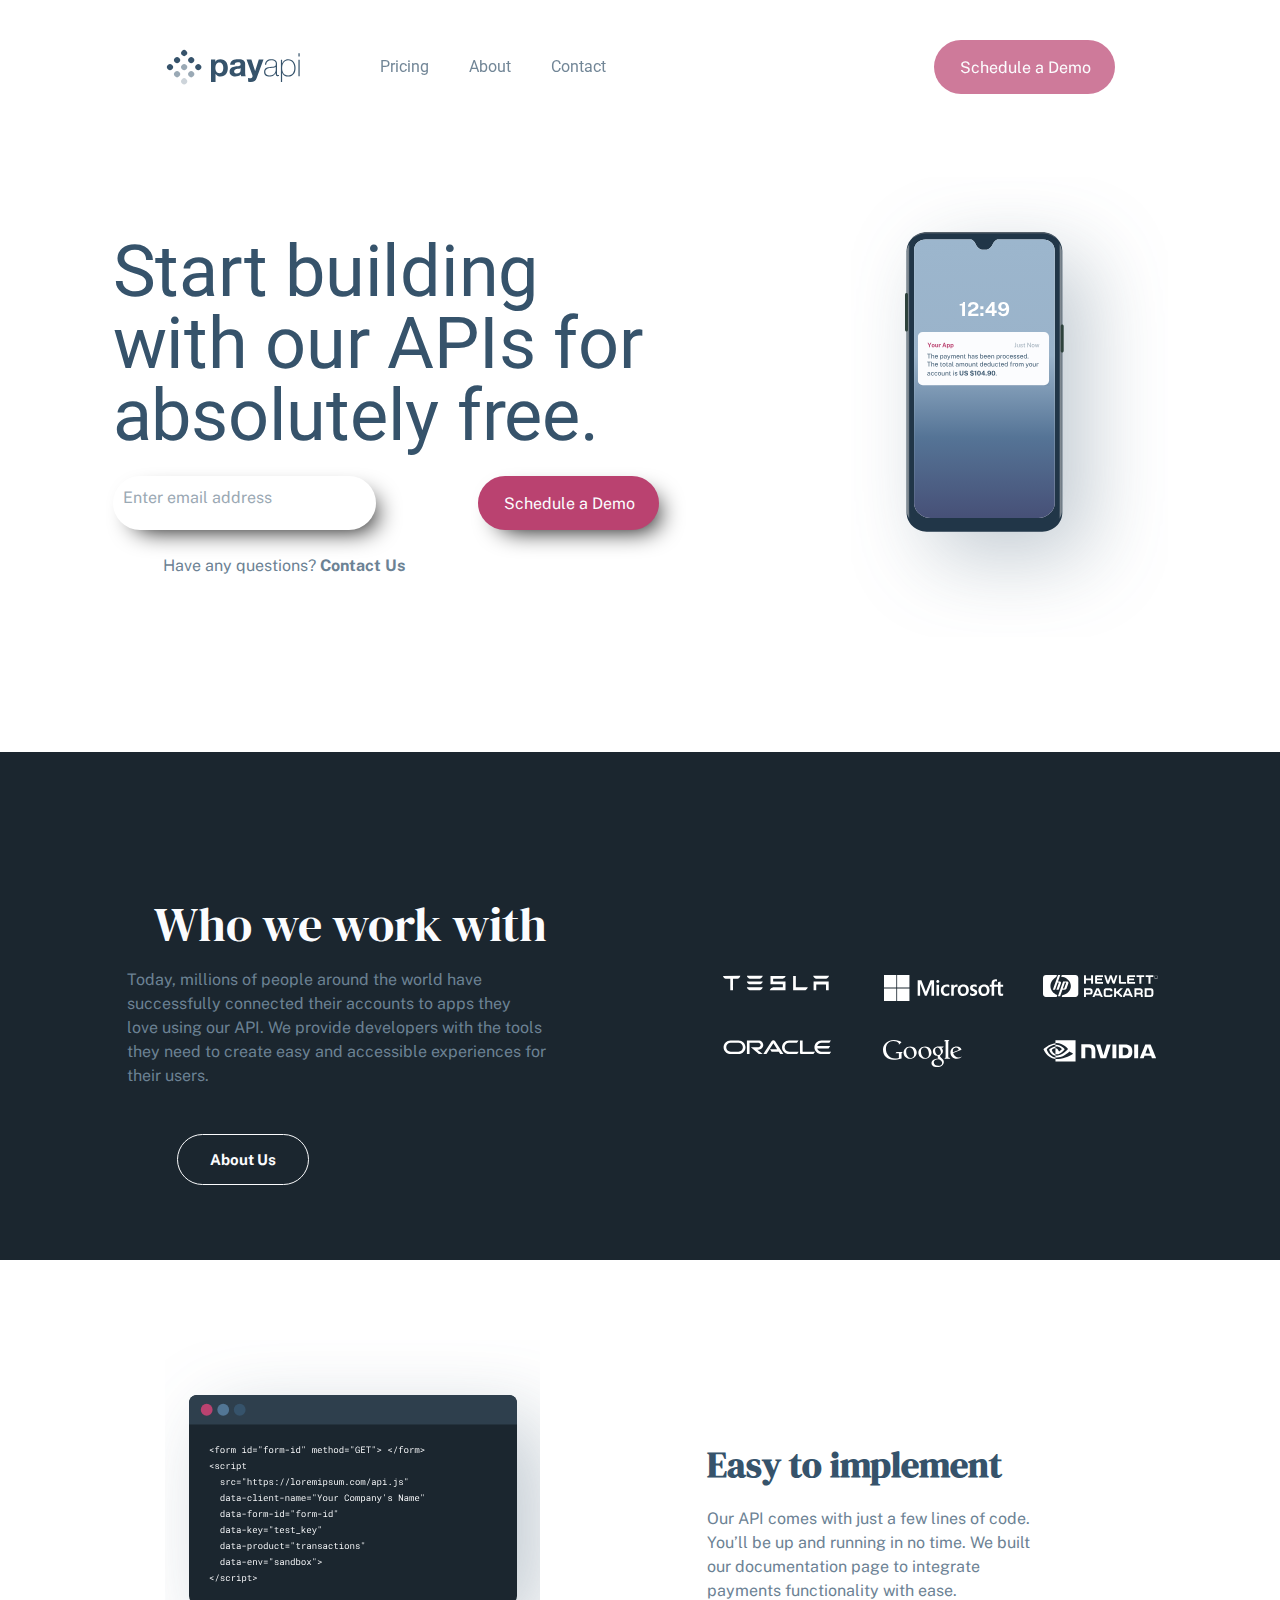
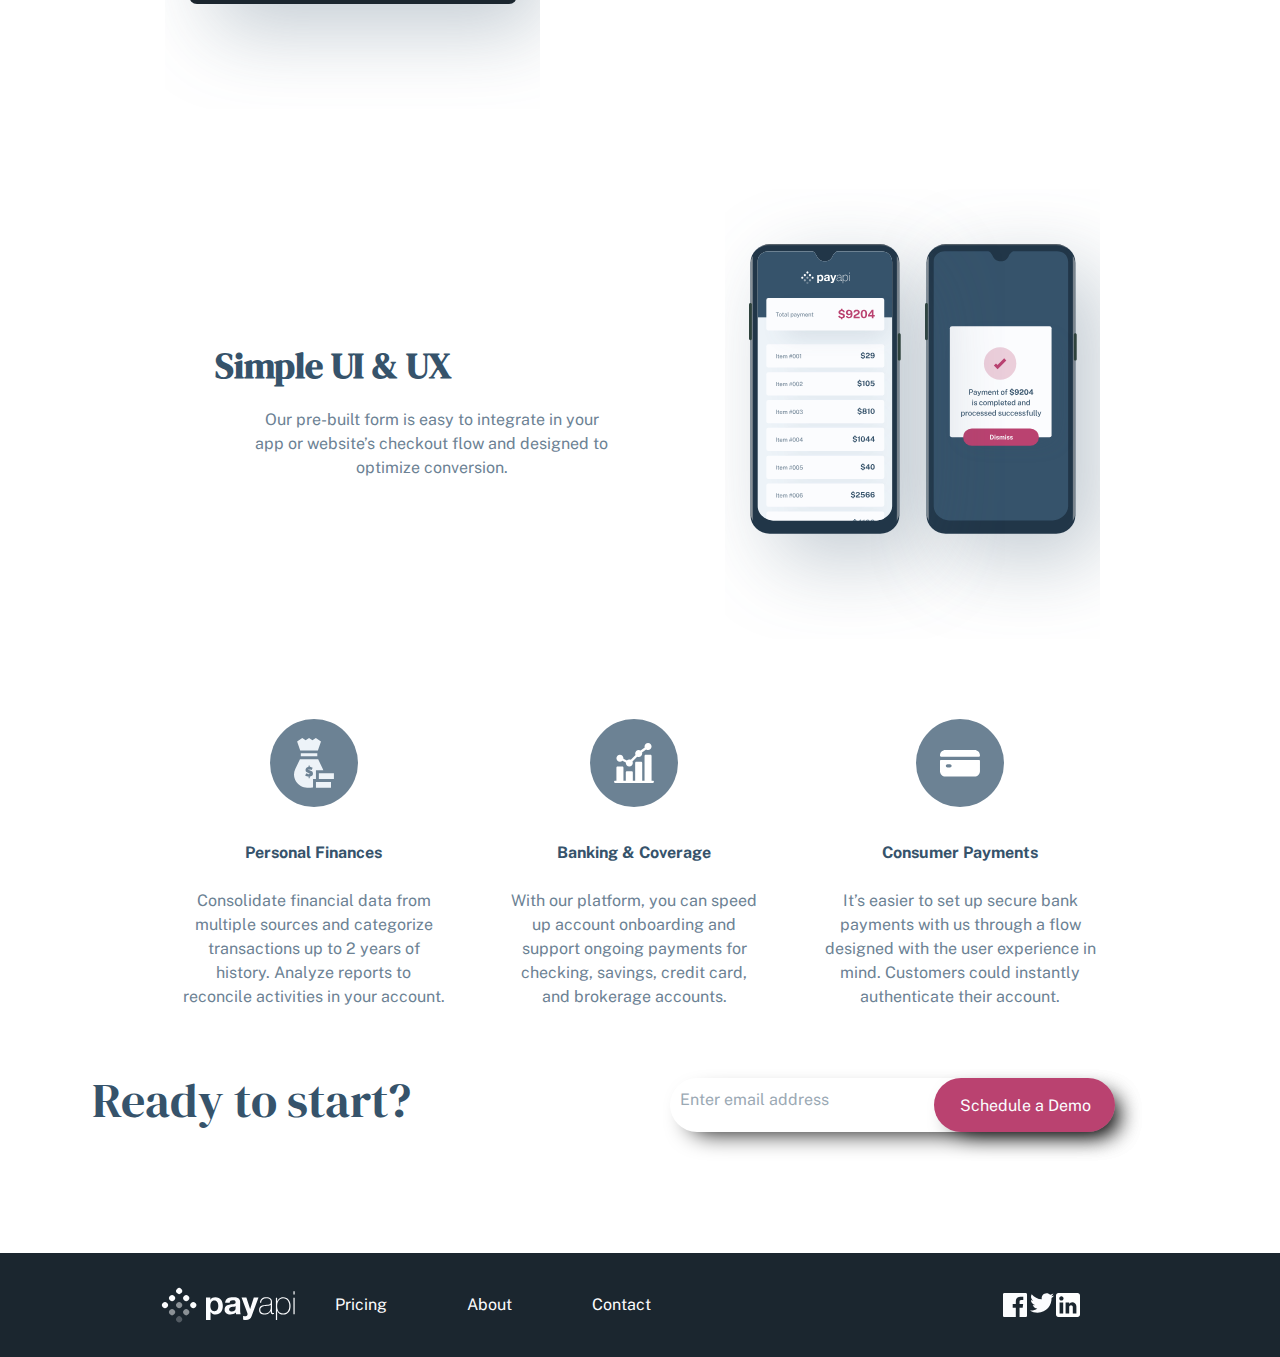
<file: index.html>
<!DOCTYPE html>
<html lang="en">
<head>
    <meta charset="UTF-8">
    <meta name="viewport" content="width=device-width, initial-scale=1.0">
    <link rel="stylesheet" href="./styles/normalize.css">
    <link rel="stylesheet" href="./styles/reset.css">
    <link rel="stylesheet" href="./styles/main.css">
    <link rel="stylesheet" href="./styles/components/button.css">
    <link rel="stylesheet" href="./styles/pages/homes.css">
    <link rel="stylesheet" href="./styles/components/form.css">
    <title>Home | payapi</title>
</head>
<body>
    <header>
        <img src="./asset/payapi.svg" alt="logo de base">
        <img class="menu-burger" src="./asset/menuBurger.svg" alt="menu burger">
        <nav>
            <ul>
                <li><a href="pages/pricing.html" class="a" aria-label="this is a button that sends to the page pricing">Pricing</a></li>
                <li><a href="pages/about.html" class="a" aria-label="this is a button that sends to the page about">About</a></li>
                <li><a href="pages/contact.html" class="a" aria-label="this is a button that sends to the page contact">Contact</a></li>
            </ul>
            <a href="pages/contact.html" class="primay-normal-state-light a" aria-label="this is a button that sends to the page contact">Schedule a Demo</a>
        </nav>
	</header>
    <main>
        <section class="firstSec">
            <div class="ilustration">
                <img src="asset/iphone.svg" alt="phone" class="firstPhone">
            </div>
            <div class="contenueSec">
                <h1>Start building with our APIs for absolutely free.</h1>
                <form action="get">
                    <input type="email" placeholder="Enter email address" aria-label="this is a text field where you must enter your email address">
                    <input  class="primay-normal-state-light input-btn test" type="submit" value="Schedule a Demo" aria-label="this is a button that sends to the page contact">
                </form>
                <div>
                    <p class="p">Have any questions?<a href="pages/contact.html" class="LienContact" aria-label="this is a button that sends to the page contact"> Contact Us</a></p>
                </div>
            </div>
        </section>

        <section class="sectionPartenaire">
            <div class="divPartnaire">
                <img src="asset/tesla.svg" alt="tesla">
                <img src="asset/microsoft.svg" alt="microsoft">
                <img src="asset/hewlettPackard.svg" alt="hewlettPackard">
                <img src="asset/oracle.svg" alt="oracle">
                <img src="asset/google.svg" alt="google">
                <img src="asset/nvidia.svg" alt="nvidia">
            </div>
            <div>
                <h2>Who we work with</h2>
                <p class="pPart">Today, millions of people around the world have successfully connected their accounts to apps they love using our API. We provide developers with the tools they need to create easy and accessible experiences for their users. </p>
                <a href="pages/about.html" class="a-about" aria-label="this is a button that sends to the page about">About Us</a>
            </div>
        </section>
        <section class="secSolution">
            <section class="secImplement">
                <img src="asset/code.svg" alt="img de code">
                <hgroup class="hgroupSolus">
                    <h3>Easy to implement</h3>
                    <p class="pImplement">Our API comes with just a few lines of code. You’ll be up and running in no time. We built our documentation page to integrate payments functionality with ease.</p>
                </hgroup>
            </section>

            <section class="secSimple">
                <img src="asset/doubletel.svg" alt="img de double tel">
                <hgroup class="hgroupSolus">
                    <h3>Simple UI & UX</h3>
                    <p class="pSimple">Our pre-built form is easy to integrate in your app or website’s checkout flow and designed to optimize conversion. </p>
                </hgroup>
            </section>
        </section>

        <section class="sectionAdvantage">
            <section class="secsAdvantage">
                <div class="rondAvantage">
                <img src="asset/finance.svg" alt="finance">
                </div>
                <hgroup class="hgroupAdvantage">
                    <h3 class="h3Adv">Personal Finances</h3>
                    <p class="phHgroupAdvantage">Consolidate financial data from multiple sources and categorize transactions up to 2 years of history. Analyze reports to reconcile activities in your account.</p>
                </hgroup>
            </section>

            <section class="secsAdvantage">
                <div class="rondAvantage">
                    <img src="asset/banking.svg" alt="banking">
                </div>
                <hgroup class="hgroupAdvantage">
                    <h3 class="h3Adv">Banking & Coverage</h3>
                    <p class="phHgroupAdvantage">With our platform, you can speed up account onboarding and support ongoing payments for checking, savings, credit card, and brokerage accounts.</p>
                </hgroup>
            </section>

            <section class="secsAdvantage">
                <div class="rondAvantage">
                    <img src="asset/payements.svg" alt="payements">
                </div>
                <hgroup class="hgroupAdvantage">
                    <h3 class="h3Adv">Consumer Payments</h3>
                    <p class="phHgroupAdvantage">It’s easier to set up secure bank payments with us through a flow designed with the user experience in mind. Customers could instantly authenticate their account.</p>
                </hgroup>
            </section>
        </section>
        <section class="firstSec lastSecReady">
            <h2 class="h2Ready">Ready to start?</h2>
            <form action="get">
                <input type="email" placeholder="Enter email address" class="input-email" aria-label="this is a text field where you must enter your email address">
                <input  class="primay-normal-state-light input-btn" type="submit" value="Schedule a Demo" aria-label="this is a button that sends to the page contact">
            </form>
        </section>
    </main>
    <footer>
        <div class="div-footer-img">
            <img src="asset/payapiwhite.svg" alt="logo de base">
            <div class="lien-pages-footer">
                <a class="a-footer" href="pages/pricing.html" aria-label="this is a button that sends to the page pricing">Pricing</a>
                <a class="a-footer" href="pages/about.html" aria-label="this is a button that sends to the page about">About</a>
                <a class="a-footer" href="pages/contact.html" aria-label="this is a button that sends to the page contact">Contact</a>
            </div>            
        </div>

        <div class="div-lien-footer">
            <a href=""><img src="asset/facebook.svg" alt="facebook" aria-label="this is a button that sends to the facebook"></a>
            <a href=""><img src="asset/twitter.svg" alt="twitter" aria-label="this is a button that sends to the X"></a>
            <a href=""><img src="asset/linkedin.svg" alt="linkedin" aria-label="this is a button that sends to the linkedin"></a>
        </div>
    </footer>
</body>
</html>
</file>
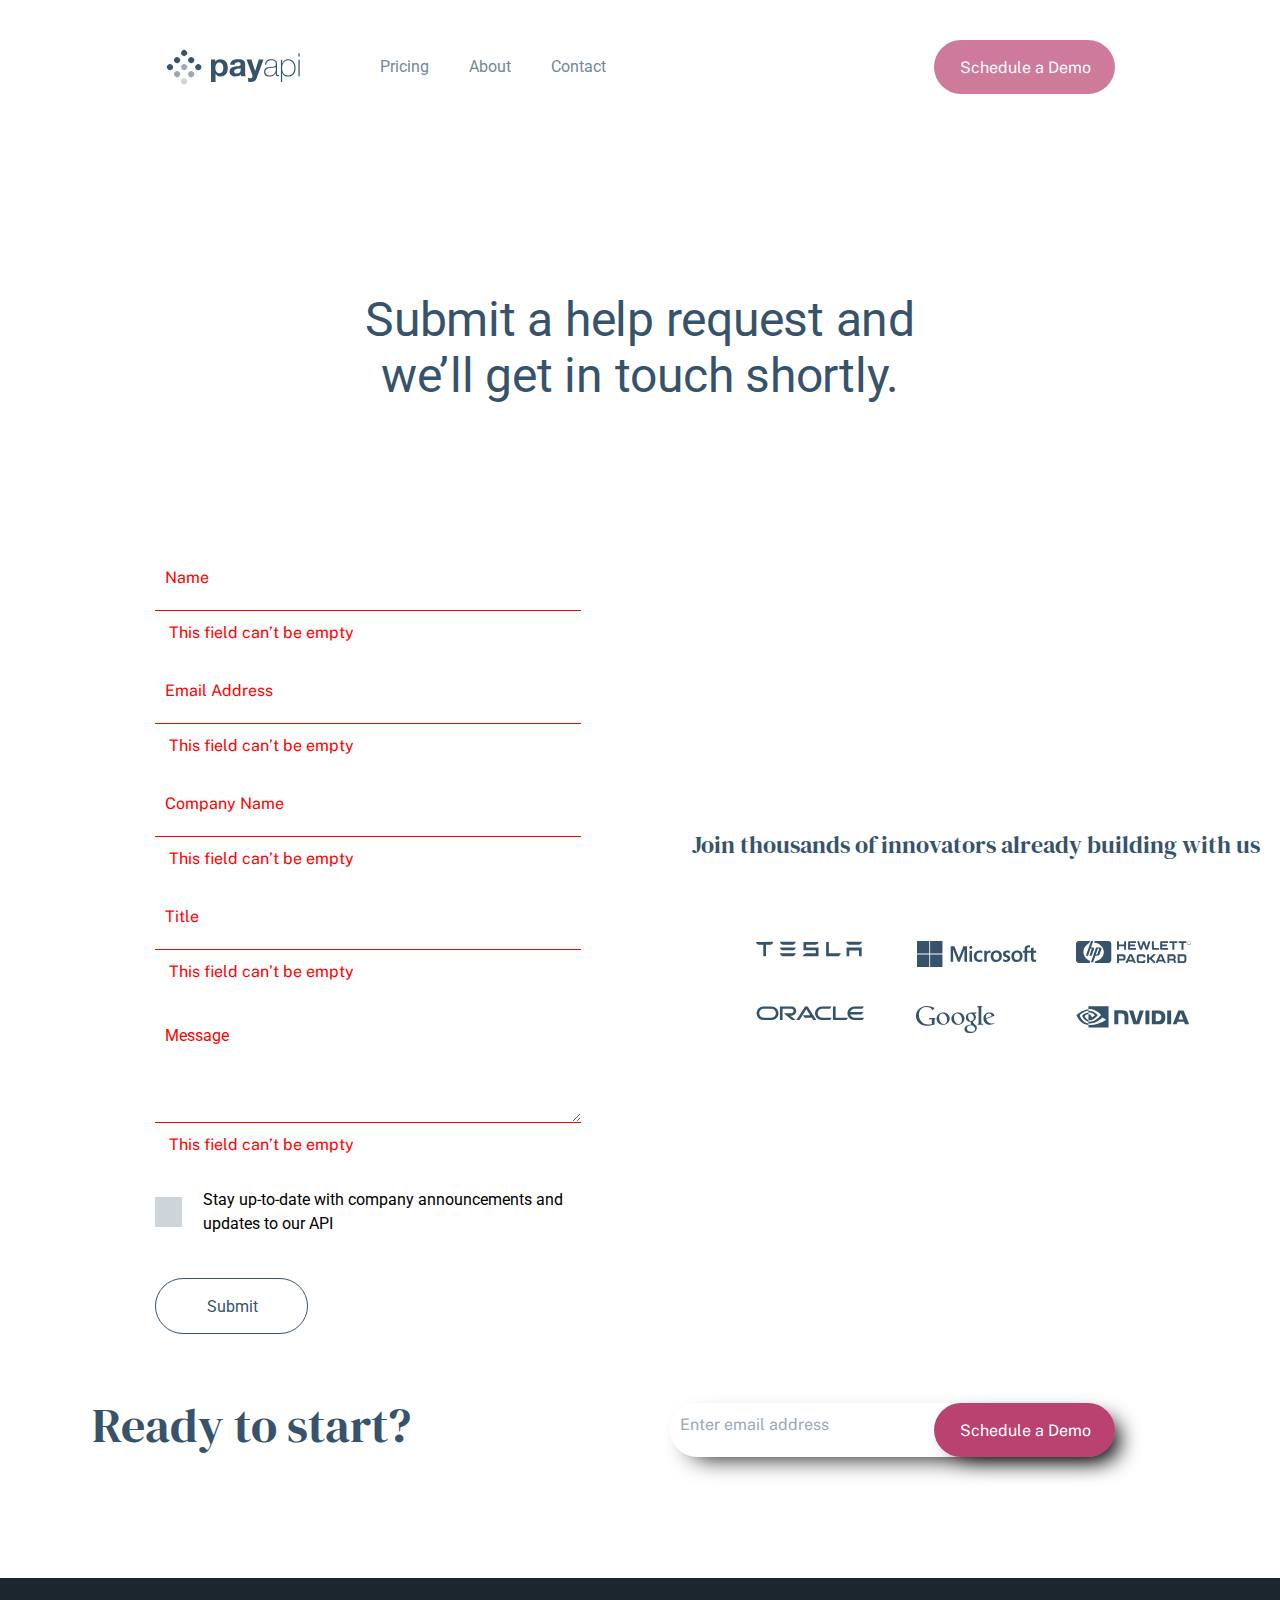
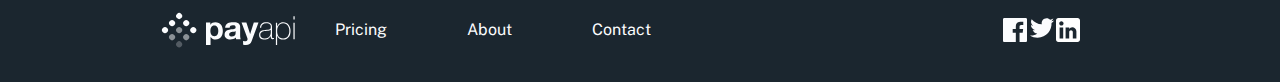
<file: pages/contact.html>
<!DOCTYPE html>
<html lang="en">
	<head>
		<meta charset="UTF-8" />
		<meta name="viewport" content="width=device-width, initial-scale=1.0" />
		<link rel="stylesheet" href="../styles/main.css" />
		<link rel="stylesheet" href="../styles/components/button.css" />
		<link rel="stylesheet" href="../styles/components/checkbox.css" />
		<link rel="stylesheet" href="../styles/components/form.css" />
		<link rel="stylesheet" href="../styles/reset.css" />
		<link rel="stylesheet" href="../styles/normalize.css" />
		<link rel="stylesheet" href="../styles/pages/homes.css" />
		<link rel="stylesheet" href="../styles/pages/contact.css" />
		<title>contact | payapi</title>
	</head>
	<body>
        <header>
            <img src="../asset/payapi.svg" alt="logo de base">
            <img class="menu-burger" src="../asset/menuBurger.svg" alt="menu burger">
            <nav>
                <ul>
                    <li><a href="pricing.html" class="a" aria-label="this is a button that sends to the page pricing">Pricing</a></li>
                    <li><a href="about.html" class="a" aria-label="this is a button that sends to the page about">About</a></li>
                    <li><a href="contact.html" class="a" aria-label="this is a button that sends to the page contact">Contact</a></li>
                </ul>
                <a href="contact.html" class="primay-normal-state-light a" aria-label="this is a button that sends to the page contact">Schedule a Demo</a>
            </nav>
        </header>
		<main>
			<h1>Submit a help request and we’ll get in touch shortly.</h1>
			<section class="grilleContzct">
				<form action="get">
					<input type="text" placeholder="Name" required class="inputContact" aria-label="this is a text field where you must enter your name"/>
                    <span class="error" aria-live="polite">This field can’t be empty</span>
					<input
						type="email"
						placeholder="Email Address"
						required
						class="inputContact"
                        aria-label="this is a text field where you must enter your email address"
					/>
                    <span class="error" aria-live="polite">This field can’t be empty</span>
					<input
						type="text"
						placeholder="Company Name"
						required
						class="inputContact"
                        aria-label="this is a text field where you must enter your Company Name"
					/>
                    <span class="error" aria-live="polite">This field can’t be empty</span>
					<input
						type="text"
						placeholder="Title"
						required
						class="inputContact"
                        aria-label="this is a text field where you must enter the title of the message"
					/>
                    <span class="error" aria-live="polite">This field can’t be empty</span>
					<textarea
						name="Message"
						id="Message"
						placeholder="Message"
						required
						class="inputContact"
                        aria-label="this is a text field where you must enter the message"
					></textarea>
                    <span class="error" aria-live="polite">This field can’t be empty</span>
                    <label class="labelCheckbox">
                        <input type="checkbox" class="checkbox" />
                        <span class="custom-checkbox"></span>
                        Stay up-to-date with company announcements and updates to our API
                    </label>
					<div class="divSubmitContact">
						<button type="submit" class="submitContact" aria-label="this is a button that sends Formulaire">Submit</button>
					</div>
				</form>
				<section class="sectionPartenaireBis">
					<h2>Join thousands of innovators already building with us</h2>
					<div class="divPartnaire">
						<img src="../asset/teslaDark.svg" alt="tesla" />
						<img src="../asset/microsoftDark.svg" alt="microsoft" />
						<img src="../asset/hpDark.svg" alt="hewlettPackard" />
						<img src="../asset/oracleDark.svg" alt="oracle" />
						<img src="../asset/googleDark.svg" alt="google" />
						<img src="../asset/nvidiaDark.svg" alt="nvidia" />
					</div>
				</section>
			</section>

			<section class="firstSec lastSecReady">
				<h2 class="h2Ready">Ready to start?</h2>
				<form action="get">
					<input
						type="email"
						placeholder="Enter email address"
						class="input-email"
                        aria-label="this is a text field where you must enter your email address"
					/>
					<input
						class="primay-normal-state-light input-btn"
						type="submit"
						value="Schedule a Demo"
                        aria-label="this is a button that sends to the page contact"
					/>
				</form>
			</section>
		</main>
        <footer>
            <div class="div-footer-img">
                <img src="../asset/payapiwhite.svg" alt="logo de base">
                <div class="lien-pages-footer">
                    <a class="a-footer" href="pricing.html" aria-label="this is a button that sends to the page pricing">Pricing</a>
                    <a class="a-footer" href="about.html" aria-label="this is a button that sends to the page about">About</a>
                    <a class="a-footer" href="contact.html" aria-label="this is a button that sends to the page contact">Contact</a>
                </div>            
            </div>
    
            <div class="div-lien-footer">
                <a href=""><img src="../asset/facebook.svg" alt="facebook" aria-label="this is a button that sends to the facebook"></a>
                <a href=""><img src="../asset/twitter.svg" alt="twitter" aria-label="this is a button that sends to the X"></a>
                <a href=""><img src="../asset/linkedin.svg" alt="linkedin" aria-label="this is a button that sends to the linkedin"></a>
            </div>
        </footer>
	</body>
</html>
</file>
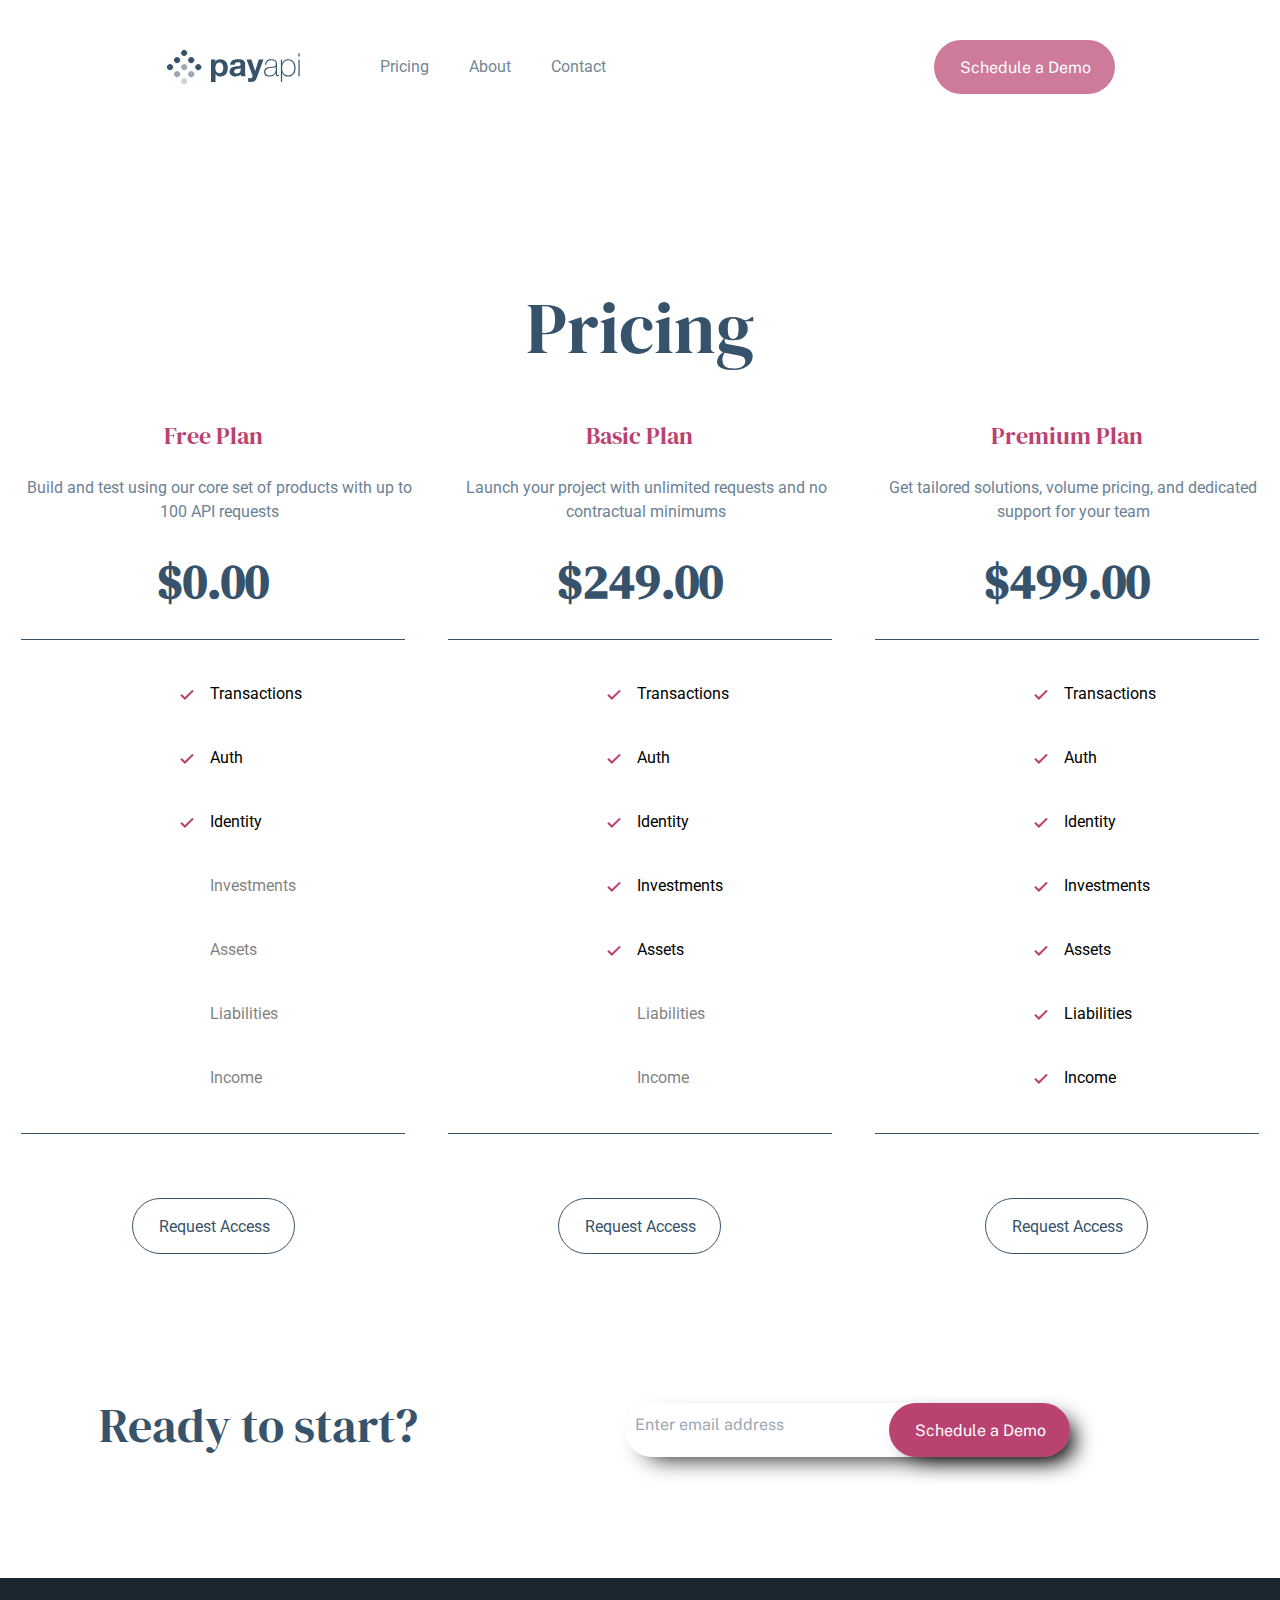
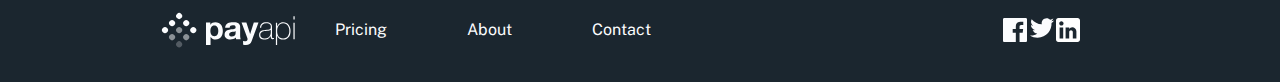
<file: pages/pricing.html>
<!DOCTYPE html>
<html lang="en">
<head>
    <meta charset="UTF-8">
    <meta name="viewport" content="width=device-width, initial-scale=1.0">
    <link rel="stylesheet" href="../styles/main.css">
    <link rel="stylesheet" href="../styles/components/button.css">
    <link rel="stylesheet" href="../styles/components/checkbox.css">
    <link rel="stylesheet" href="../styles/components/form.css">
    <link rel="stylesheet" href="../styles/reset.css">
    <link rel="stylesheet" href="../styles/normalize.css">
    <link rel="stylesheet" href="../styles/pages/pricing.css">
    <link rel="stylesheet" href="../styles/pages/homes.css">
    <title>Pricing | payapi</title>
</head>
<body>
    <header>
        <img src="../asset/payapi.svg" alt="logo de base">
        <img class="menu-burger" src="../asset/menuBurger.svg" alt="menu burger">
        <nav>
            <ul>
                <li><a href="pricing.html" class="a" aria-label="this is a button that sends to the page pricing">Pricing</a></li>
                <li><a href="about.html" class="a" aria-label="this is a button that sends to the page about">About</a></li>
                <li><a href="contact.html" class="a" aria-label="this is a button that sends to the page contact">Contact</a></li>
            </ul>
            <a href="contact.html" class="primay-normal-state-light a" aria-label="this is a button that sends to the page contact">Schedule a Demo</a>
        </nav>
	</header>
    <main>
        <h1>Pricing</h1>
        <article>
            <section>
                <h2>Free Plan</h2>
                <p>Build and test using our core set of products with up to 100 API requests </p>
                <h3>$0.00</h3>
                <hr>
                <ul>
                    <li><img src="../asset/valider.svg" alt="valider">Transactions</li>
                    <li><img src="../asset/valider.svg" alt="valider">Auth</li>
                    <li><img src="../asset/valider.svg" alt="valider">Identity</li>
                    <li class="liNonValider">Investments</li>
                    <li class="liNonValider">Assets</li>
                    <li class="liNonValider">Liabilities</li>
                    <li class="liNonValider">Income</li>
                </ul>
                <hr>
                <a href="about.html" aria-label="this is a button that sends to the page about">Request Access</a>
            </section>

            <section>
                <h2>Basic Plan</h2>
                <p>Launch your project with unlimited requests and no contractual minimums </p>
                <h3>$249.00</h3>
                <hr>
                <ul>
                    <li><img src="../asset/valider.svg" alt="valider">Transactions</li>
                    <li><img src="../asset/valider.svg" alt="valider">Auth</li>
                    <li><img src="../asset/valider.svg" alt="valider">Identity</li>
                    <li><img src="../asset/valider.svg" alt="valider">Investments</li>
                    <li><img src="../asset/valider.svg" alt="valider">Assets</li>
                    <li class="liNonValider">Liabilities</li>
                    <li class="liNonValider">Income</li>
                </ul>
                <hr>
                <a href="about.html" aria-label="this is a button that sends to the page about">Request Access</a>
            </section>

            <section>
                <h2>Premium Plan</h2>
                <p>Get tailored solutions, volume pricing, and dedicated support for your team </p>
                <h3>$499.00</h3>
                <hr>
                <ul>
                    <li><img src="../asset/valider.svg" alt="valider">Transactions</li>
                    <li><img src="../asset/valider.svg" alt="valider">Auth</li>
                    <li><img src="../asset/valider.svg" alt="valider">Identity</li>
                    <li><img src="../asset/valider.svg" alt="valider">Investments</li>
                    <li><img src="../asset/valider.svg" alt="valider">Assets</li>
                    <li><img src="../asset/valider.svg" alt="valider">Liabilities</li>
                    <li><img src="../asset/valider.svg" alt="valider">Income</li>
                </ul>
                <hr>
                <a href="about.html" aria-label="this is a button that sends to the page about">Request Access</a>
            </section>
        </article>
        <section class="firstSec lastSecReady">
            <h2 class="h2Ready">Ready to start?</h2>
            <form action="get">
                <input type="email" placeholder="Enter email address" class="input-email" aria-label="this is a text field where you must enter your email address">
                <input  class="primay-normal-state-light input-btn" type="submit" value="Schedule a Demo" aria-label="this is a button that sends to the page contact">
            </form>
        </section>
    </main>
    <footer>
        <div class="div-footer-img">
            <img src="../asset/payapiwhite.svg" alt="logo de base">
            <div class="lien-pages-footer">
                <a class="a-footer" href="pricing.html" aria-label="this is a button that sends to the page pricing">Pricing</a>
                <a class="a-footer" href="about.html" aria-label="this is a button that sends to the page about">About</a>
                <a class="a-footer" href="contact.html" aria-label="this is a button that sends to the page contact">Contact</a>
            </div>            
        </div>

        <div class="div-lien-footer">
            <a href=""><img src="../asset/facebook.svg" alt="facebook" aria-label="this is a button that sends to the facebook"></a>
            <a href=""><img src="../asset/twitter.svg" alt="twitter" aria-label="this is a button that sends to the X"></a>
            <a href=""><img src="../asset/linkedin.svg" alt="linkedin" aria-label="this is a button that sends to the linkedin"></a>
        </div>
    </footer>
</body>
</html>
</file>
<file: styles/main.css>
@import url('https://fonts.googleapis.com/css2?family=Antonio:wght@100..700&family=Barlow:ital,wght@0,100;0,200;0,300;0,400;0,500;0,600;0,700;0,800;0,900;1,100;1,200;1,300;1,400;1,500;1,600;1,700;1,800;1,900&family=Chango&family=Inter:ital,opsz,wght@0,14..32,100..900;1,14..32,100..900&family=Jua&family=Lato:ital,wght@0,100;0,300;0,400;0,700;0,900;1,100;1,300;1,400;1,700;1,900&family=League+Spartan:wght@100..900&family=Open+Sans:ital,wght@0,300..800;1,300..800&family=Outfit:wght@100..900&family=Public+Sans:ital,wght@0,100..900;1,100..900&family=Red+Hat+Text:ital,wght@0,300..700;1,300..700&display=swap');
@import url('https://fonts.googleapis.com/css2?family=Antonio:wght@100..700&family=Barlow:ital,wght@0,100;0,200;0,300;0,400;0,500;0,600;0,700;0,800;0,900;1,100;1,200;1,300;1,400;1,500;1,600;1,700;1,800;1,900&family=Chango&family=DM+Serif+Display:ital@0;1&family=Inter:ital,opsz,wght@0,14..32,100..900;1,14..32,100..900&family=Jua&family=Lato:ital,wght@0,100;0,300;0,400;0,700;0,900;1,100;1,300;1,400;1,700;1,900&family=League+Spartan:wght@100..900&family=Open+Sans:ital,wght@0,300..800;1,300..800&family=Outfit:wght@100..900&family=Public+Sans:ital,wght@0,100..900;1,100..900&family=Red+Hat+Text:ital,wght@0,300..700;1,300..700&display=swap');
@import url('https://fonts.googleapis.com/css2?family=Barlow+Semi+Condensed:ital,wght@0,100;0,200;0,300;0,400;0,500;0,600;0,700;0,800;0,900;1,100;1,200;1,300;1,400;1,500;1,600;1,700;1,800;1,900&family=DM+Serif+Display:ital@0;1&family=Inter:ital,opsz,wght@0,14..32,100..900;1,14..32,100..900&family=League+Spartan:wght@100..900&family=Manrope:wght@200..800&family=Public+Sans:ital,wght@0,100..900;1,100..900&family=Roboto:ital,wght@0,100;0,300;0,400;0,500;0,700;0,900;1,100;1,300;1,400;1,500;1,700;1,900&display=swap');

:root{
    font-family: "Public Sans", sans-serif;
    font-family: "DM Serif Display", serif;
    font-family: "Roboto";

    --primary-dark-pink: #ba4270;
    --primary-link-water-white: #fbfcfe;
    --secondary-san-juan-blue: #36536b;
    --secondary-san-juan-blue-opacity: #36536b45;
    --secondary-mirage-blue: #1b262f;
    --secondary-charm-pink-actives: #da6b97;
    --secondary-light-san-juan-blue: #6c8294;

    --hgroup-weight : 400;

    --h1-large-size: 72px;
    --h1-large-line-height: 72px;

    --h1-small-size: 56px;
    --h1-small-line-height: 56px;

    --h2-size: 48px;
    --h2-line-height: 56px;

    --h3-big-size: 32px;
    --h3-big-line-height: 40px;

    --h3-small-size: 18px;
    --h3-small-weight: 700;
    --h3-font-family: "Public sans", sans-serif;
    --h3-small-line-height: 25px;

    --h4-size: 24px;
    --h4-line-height: 32px;

    --p-size: 15px;
    --p-font-family: "Public sans", sans-serif;
    --p-line-height: 28px;
}

header {
    display: flex;
    justify-content: space-between;
    padding: 40px 24px 152px 24px;
    background-color: var(--secondary-san-juan-blue-opacity);
    border-radius: 0 0 50% 50%;
}

nav {
    display: none;
}

h1 {
    color: var(--secondary-san-juan-blue);
    font-size: var(--h3-big-size);
    font-weight: var(--font-weight-regular);
    line-height: var(--h4-line-height);
    letter-spacing: -0.25px;
    align-items: center;
    width: 327px;
}

form{
    display: flex;
    flex-direction: column;
}

h2{
    color: var(--primary-link-water-white);
    font-size: 36px;
    line-height: var(--h2-line-height);
    font-family: "DM Serif Display", serif;
    width: 100%;
    margin-top: 56px;
    font-weight: var(--hgroup-weight);
}


h3{
    color: var(--secondary-san-juan-blue);
    font-size: 36px;
    line-height: 36px;
    font-family: "DM Serif Display", serif;
}

@media screen and (min-width: 768px) {
    header {
        justify-content: start; 
        width: 100vw;  
        padding: 40px 40px 198px 39px;
    }

    nav {
        display: flex;
        flex-direction: row;
        width: 100%;
        justify-content: space-between;
        align-items: center;
        margin-left: 40px;

    }

    ul {
        display: flex;
        gap: 40px;
        list-style: none;
    }

    .a {
        text-decoration: none;
        color: var(--secondary-san-juan-blue);
        opacity: 70%;

    }

    .menu-burger {
        display: none;
    }
    h1{
        width: 373px;
    }
    form{
        flex-direction: row;
        position: relative;
    }
    .input-btn{
        position: absolute;
        top: 0;
        right: 0px;
    }
    h2{
        text-align: center;
        font-size: var(--h2-size);
        line-height: var(--h2-line-height);
    }
    .pPart{
        width: 446px;

    }
}

@media screen and (min-width: 1024px) {
    header{
        padding-left: 165px;
        padding-right: 165px;
        background-color: transparent;
    }
    h1{
        text-align: start;
        width: 546px;
        font-size: var(--h1-large-size);
        line-height: var(--h1-large-line-height);
        font-weight: var(--hgroup-weight);
    }

}
</file>
<file: styles/components/button.css>
:root{
    --button-border-radius: 99px;
    --button-weight: 700px;
    --button-line: 17,6px;    
    --button-padding: 16px 24px 14px 26px;

    --button-light-color: rgb(251, 252, 254);

    --button-primary-normal: rgb(186, 66, 112);

    --button-primary-hover: rgb(218, 109, 151);

    --button-primary-disabled: rgb(186, 66, 112);


    --button-secondary-light-border: 1px solid rgb(251, 252, 254);
    --button-secondary-light-normal: rgb(27, 38, 47);

    --button-secondary-light-hover: rgb(251, 252, 254);
    --button-secondary-light-hover-color: rgb(27, 38, 47);  

    --button-secondary-disabled-oppacity: 50%;


    --button-secondary-dark-normal: transparent;
    --button-secondary-dark-normal-color: rgb(27, 38, 47);  
    --button-secondary-dark-normal-border: 1px solid rgb(54, 83, 107);

    --button-secondary-dark-hover: rgb(54, 83, 107);
    --button-secondary-dark-hover-color: rgb(251, 252, 254);      
}

.primay-normal-state-light{
    background-color: var(--button-primary-normal);
    color: var(--button-light-color);
    padding: var(--button-padding);
    border-radius: var(--button-border-radius);
    border-style: none;
    font-family: "Public Sans", sans-serif;
}

.primay-normal-state-light:hover{
    background-color: var(--button-primary-hover);
}

.a-about{
    text-decoration: none;
    color: var(--button-light-color);
    border: var(--button-secondary-light-border);
    border-radius: var(--button-border-radius);
    padding: 16px 32px;
    font-weight: 700;
    font-size: 15px;
    margin-left: 99px;
    font-family: "Public Sans", sans-serif;
}

article > section > a{
    text-decoration: none;
    color: var(--secondary-san-juan-blue);
    padding: var(--button-padding);
    border-radius: var(--button-border-radius);
    border: 1px solid #36536B;
    margin-top: 10%;
}

.submitContact{
    text-decoration: none;
    padding: 16px 49px 14px 51px;
    background-color: transparent;
    color: #36536B;
    border-radius: 999999999999999px;
    border: 1px solid #36536B;
    margin-top: 10%;
    font-weight: 400;
}

@media screen and (min-width: 768px) {
    article > section > a:hover{
        background-color: #36536B;
        color: var(--button-light-color);
    }

}
</file>
<file: styles/pages/homes.css>
.firstSec {
	display: flex;
	align-items: center;
	flex-direction: column;
	transform: translate(0%, -25%);
	text-align: center;
}

.contenueSec {
	display: flex;
	flex-direction: column;
	justify-content: center;
}

p {
	margin-top: 24px;
	color: var(--secondary-light-san-juan-blue);
	size: var(--p-size);
	font-family: var(--p-font-family);
	line-height: var(--p-line-heigh);
	font-weight: var(--hgroup-weight);
}

.LienContact {
	font-weight: var(--h3-small-weight);
	text-decoration: none;
	color: var(--secondary-light-san-juan-blue);
}

.sectionPartenaire {
	background-color: var(--secondary-mirage-blue);
	padding: 80px 48px 80px 50px;
	width: 100%;
	display: flex;
	flex-direction: column;
	align-items: center;
}

.divPartnaire {
	display: grid;
	grid-template-columns: 1fr 1fr;
	gap: 39px;
}

.secSolution {
	display: flex;
	flex-direction: column;
	gap: 80px;
	margin-top: 80px;
}

.secImplement {
	display: flex;
	flex-direction: column;
	align-items: center;
}

.secSimple {
	display: flex;
	flex-direction: column;
	align-items: center;
}

.pImplement,
.pSimple {
	text-align: center;
	width: 85%;
}

.hgroupSolus {
	display: flex;
	flex-direction: column;
	align-items: center;
}

.rondAvantage {
	display: flex;
	align-items: center;
	justify-content: center;
	width: 106px;
	height: 106px;
	border-radius: 50%;
	background-color: var(--secondary-light-san-juan-blue);
	margin-bottom: 33px;
}

.sectionAdvantage {
	display: flex;
	flex-direction: column;
	gap: 48px;
	margin-top: 80px;
}

.secsAdvantage {
	display: flex;
	flex-direction: column;
	align-items: center;
}

.hgroupAdvantage {
	display: flex;
	flex-direction: column;
	align-items: center;
}

.phHgroupAdvantage {
	text-align: center;
	width: 80%;
}

.h3Adv {
	font-size: 16px;
	line-height: 25px;
	font-weight: 700px;
	font-family: "Public Sans", sans-serif;
}

.pPart {
	text-align: center;
	width: 100%;
	margin-top: 16px;
	font-family: var(--p-font-family);
	margin-bottom: 60px;
}

.h2Ready {
	color: var(--secondary-san-juan-blue);
	margin-top: 100px;
}

footer {
	background-color: var(--secondary-mirage-blue);
	padding: 41px 0 55px 0;
	display: flex;
	flex-direction: column;
	align-items: center;
	justify-content: center;
	margin-top: 5rem;
}

.lien-pages-footer {
	display: flex;
	flex-direction: column;
	align-items: center;
	margin: 2.5rem 0;
}

.a-footer {
	text-decoration: none;
	color: var(--primary-link-water-white);
	font-family: "Public Sans", sans-serif;
	font-weight: var(--font-weight-bold);
	margin-bottom: 1.5rem;
}

a:hover {
	color: red;
}

.div-lien-footer {
	display: flex;
	justify-content: space-between;
	width: 40%;
}

@media screen and (min-width: 768px) {
	.sectionPartenaire {
		padding: 88px 116px;
	}
	.divPartnaire {
		grid-template-columns: 1fr 1fr 1fr;
		padding: 0;
	}
	.a-about {
		margin-left: 164px;
	}
	.rondAvantage {
		width: 88px;
		height: 88px;
	}
	.sectionAdvantage {
		flex-direction: row;
	}
	.phHgroupAdvantage {
		width: 90%;
	}
	.sectionAdvantage {
		gap: 10px;
	}
	.input-email {
		width: 445px;
	}
	.pPart {
		width: 446px;
	}
	footer {
		flex-direction: row;
		justify-content: space-between;
		align-items: center;
		width: 100%;
		padding: 0 2.5rem;
	}

	.div-footer-img {
		display: flex;
		align-items: center;
	}

	.lien-pages-footer {
		flex-direction: row;
	}

	.a-footer {
		margin: 0 2.5rem;
	}

	.div-lien-footer {
		width: 15%;
		margin-right: 2.5rem;
	}
}

@media screen and (min-width: 1024px) {
	.firstSec {
		flex-direction: row-reverse;
		justify-content: center;
		gap: 15%;
	}
	.p {
		text-align: start;
		margin-left: 50px;
	}
	.sectionPartenaire {
		flex-direction: row-reverse;
		gap: 150px;
	}
	.divPartnaire {
		margin-top: 30px;
	}
	.pPart {
		text-align: start;
	}
	.a-about {
		margin-left: 50px;
	}
	.secSolution {
		padding-left: 165px;
	}
	.secImplement {
		flex-direction: row;
		gap: 15%;
	}
	.secSimple {
		flex-direction: row-reverse;
		margin-right: 180px;
		margin-left: 50px;
	}
	.pImplement {
		width: 60%;
		text-align: left;
	}
	.hgroupSolus {
		align-items: flex-start;
	}
	.sectionAdvantage {
		margin-left: 165px;
		margin-right: 165px;
		gap: 30px;
	}
	.lastSecReady {
		margin-right: 165px;
		display: flex;
		flex-direction: row;
		justify-content: space-between;
		align-items: center;
		justify-content: center;
	}
	.input-btn {
		margin-top: 110px;
	}
	.test {
		margin-top: 24px;
	}
	.input-email {
		margin-top: 110px;
		align-items: center;
	}
	footer {
		padding: 0 10rem;
	}

	.div-footer-img {
		display: flex;
		align-items: center;
		width: 50%;
	}

	.div-lien-footer {
		width: 8%;
	}
}
</file>
<file: styles/components/form.css>
:root {
	--padding-text-field: 0px 201px 64px 20px;
	--normal-state-placeholder: #9ba9b4;
	--normal-state-border-bottom: 1px solid #9ba9b4;

	--active-state-placeholder: #36536b;
	--active-state-border-bottom: 1px solid #36536b;

	--normal-state-name-placeholder: #9ba9b4;
	--normal-state-name-border-bottom: 1px solid #9ba9b4;

	--active-state-name-placeholder: #36536b;
	--active-state-name-border-bottom: 1px solid #36536b;

	--error-placeholder: #fe8081;
	--error-border-bottom: 1px solid #fe8081;
}

input {
	border-radius: 99px;
	padding: 10px 50px 10px 10px;
	border: none;
	background-color: #fff;
	box-shadow: 10px 10px 25px -10px #000;
	margin: 24px 0 0 0;
}

input::placeholder {
	color: var(--normal-state-placeholder);
	font-family: "Public Sans", sans-serif;
}

.inputContact {
	box-shadow: none;
	border-radius: 0;
	width: 90%;
	border-bottom: solid 1px var(--active-state-placeholder);
}

textarea {
	border: none;
	margin-top: 5%;
	padding-bottom: 50px;
	padding-left: 10px;
	padding: 10px 0 50px 10px;
}

textarea::placeholder {
	color: var(--normal-state-placeholder);
}

.labelCheckbox {
	width: 90%;
	display: flex;
	flex-direction: row;
	align-items: center;
	margin-top: 5%;
    gap: 5%;
}

.checkbox {
    display: none; 
}

.custom-checkbox {
    width: 35px;
    height: 30px;
    background-color: transparent; 
    background-color: #36536b;
    display: flex; 
    align-items: center;
    justify-content: center;
    opacity: 25%;
}

.checkbox:checked + .custom-checkbox {
    background-color: #BA4270; 
    border: none;
    opacity: 100%;
}

.checkbox:checked + .custom-checkbox::after {
    content: "✓";
}

.submitContact:hover{
    background-color: var(--active-state-placeholder);
    color: white;
}

.error{
    color: red;
    display: none;
    margin-top: 10px;
    margin-right: 35%;
    font-family: "Public Sans", sans-serif;
}

.inputContact:invalid{
    border-bottom: 1px solid red;
}

.inputContact:invalid::placeholder{
    color: red;
}

.inputContact:invalid + .error{
    display: block;
}

@media screen and (min-width: 768px) {
	input {
		padding-bottom: 20px;
	}
	.inputContact {
		width: 70%;
	}
	.labelCheckbox {
		width: 70%;
	}
}

@media screen and (min-width: 1024px) {
}
</file>
<file: styles/components/checkbox.css>
:root {
    --check-box-normal: #cdd4da;

    --check-box-activate: #ba4270;
    --check-box-color-check: #ffffff;

    --check-box-error: #f5f6f8;
}
</file>
<file: styles/pages/contact.css>
h1{
    margin: auto;
    text-align: center;
    width: 80%;
    font-size: var(--h2-size);
    line-height: var(--h2-line-height);
    margin-bottom: 10%;
}

form{
    display: flex;
    flex-direction: column;
    align-items: center;
}

.sectionPartenaireBis{
    width: 100%;
    display: flex;
    flex-direction: column;
    align-items: center;
    margin-bottom: 10%;
    gap: 50px;
}

.sectionPartenaireBis > h2{
    color: var(--active-state-placeholder);
    font-size: var(--h4-size);
    line-height: var(--h4-line-height);
    text-align: center;
    font-family: "DM Serif Display", serif;
}

.divSubmitContact{
    display: flex;
    width: 90%;
    align-items: start;
}

.pCheckbox{
    width: 120%; 
}

@media screen and (min-width: 768px) {
    .divSubmitContact{
        width: 70%;
    }
}

@media screen and (min-width: 1024px) {
    .grilleContzct{
        display: grid;
        grid-template-columns: 1fr 1fr;
        grid-template-rows: 1fr;
        margin-left: 5%;
    }
    .h1{
        text-align: start;
        width: 40%;
        margin: 0;
    }
    .sectionPartenaireBis{
        width: 100%;
        justify-content: center;
    }
}
</file>
<file: styles/pages/pricing.css>
main{
    display: flex;
    flex-direction: column;
    align-items: center;
    justify-content: center;
    text-align: center;
}

h1{
    text-align: center;
    font-family: "DM Serif Display", serif;
}

article{

    display: grid;
    grid-template-columns: 1fr;
    grid-template-rows: 1fr 1fr 1fr;
    margin-bottom: 80px;
}

section{
    display: flex;
    flex-direction: column;
    align-items: center;
    justify-content: center; 
}

article > section > h2{
    text-align: center;
    color: var(--primary-dark-pink);
    font-family: "DM Serif Display", serif;
    font-size: var(--h4-size);
    line-height: var(--h4-line-height);
}

article > section > p {
    font-family: "Roboto";
    width: 95%;
    margin-left: 3%;
    margin-bottom: 5%;
}

article > section > h3{
    font-size: var(--h2-size);
    line-height: var(--h1-large-line-height);
}

article > section > hr{
    text-decoration: none;
    border: none;
    height: 1px;
    width: 90%;
    margin-top: 5%;
    margin-bottom: 5%;
    display: flex;
    align-items: center;
    background-color: var(--secondary-san-juan-blue);
}

article > section > ul{
    margin-top: 5%;
    margin-bottom: 5%;
    list-style: none;
    display: flex;
    flex-direction: column;
}

article > section > ul > li{
    display: flex;
    flex-direction: row;
    align-items: center;
    gap: 15%;
}

.liNonValider{
    opacity: 50%;
    margin-left: 28%;
}

@media screen and (min-width: 768px) {
    article{
        grid-template-columns: 1fr 1fr 1fr;
        grid-template-rows: 1fr;
    }
}

@media screen and (min-width: 1024px) {
    .lastSecReady{
        width: 80%;
    }
}
</file>
